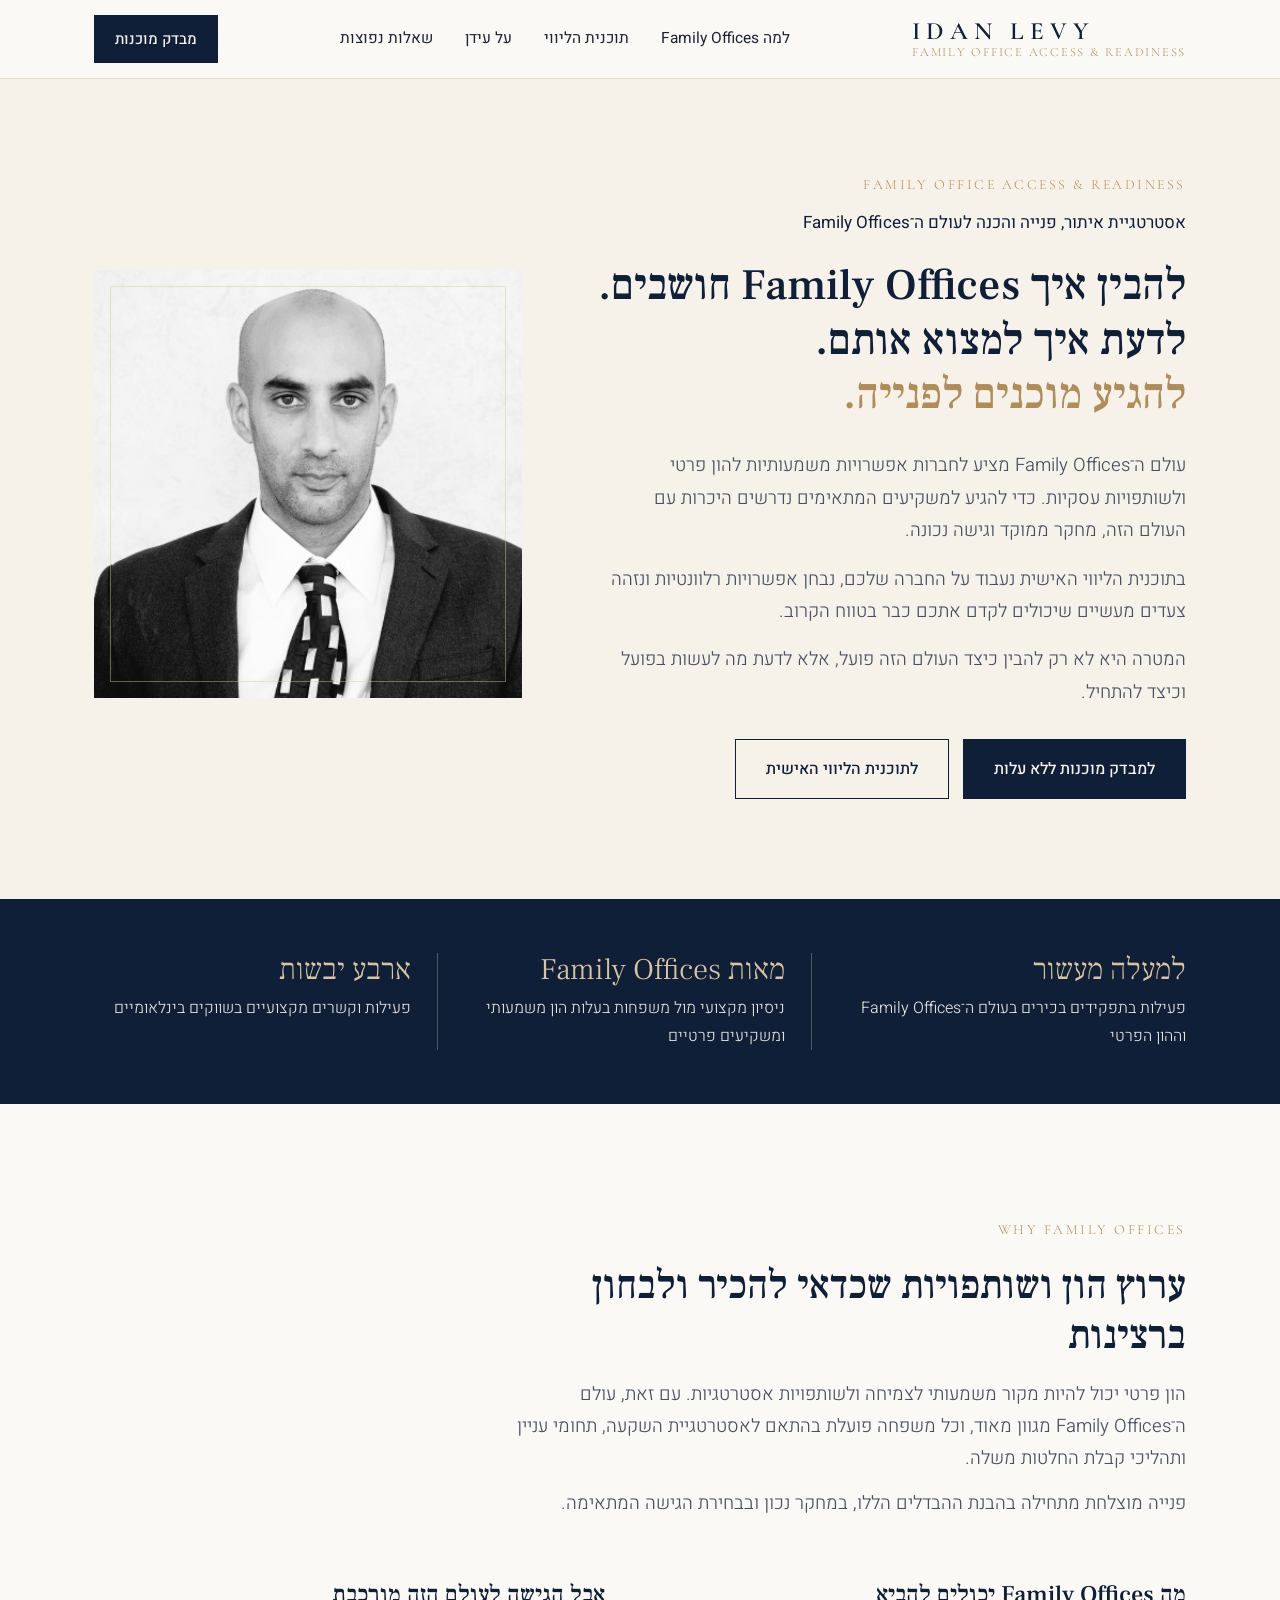
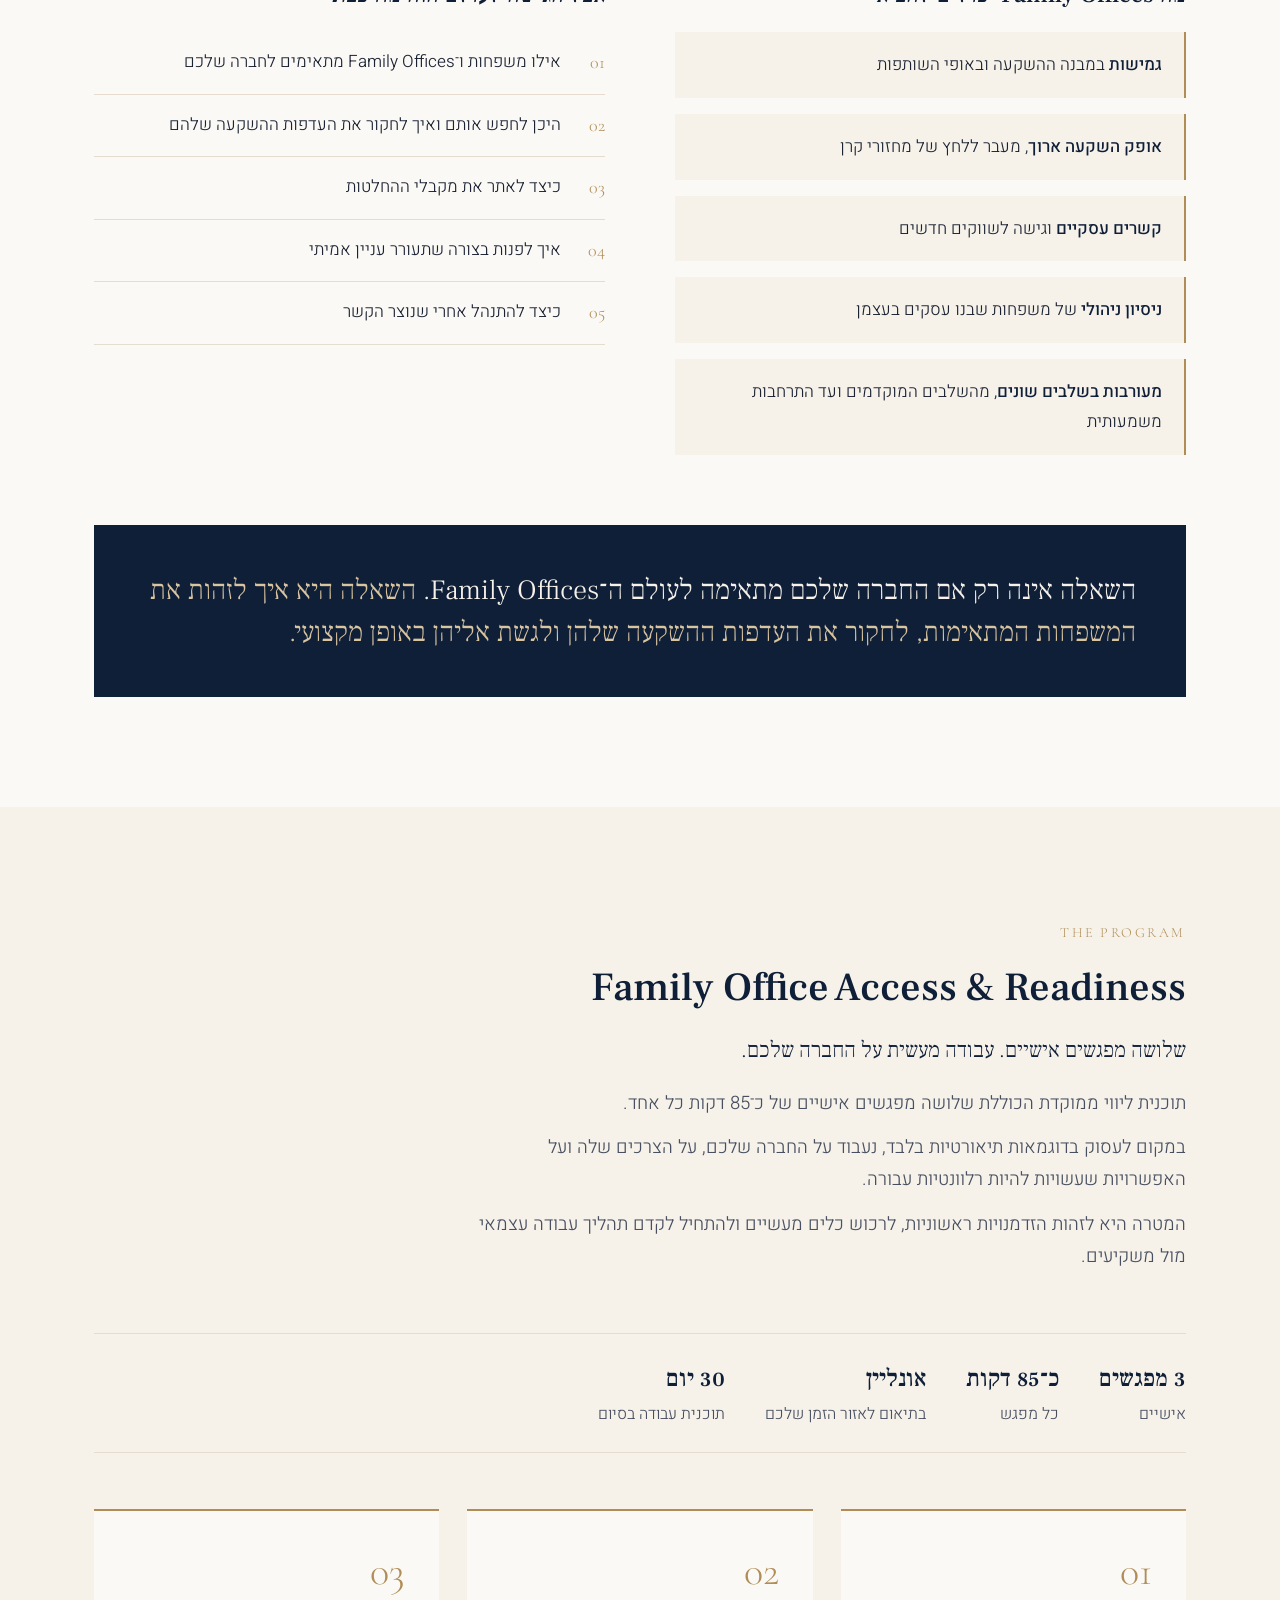
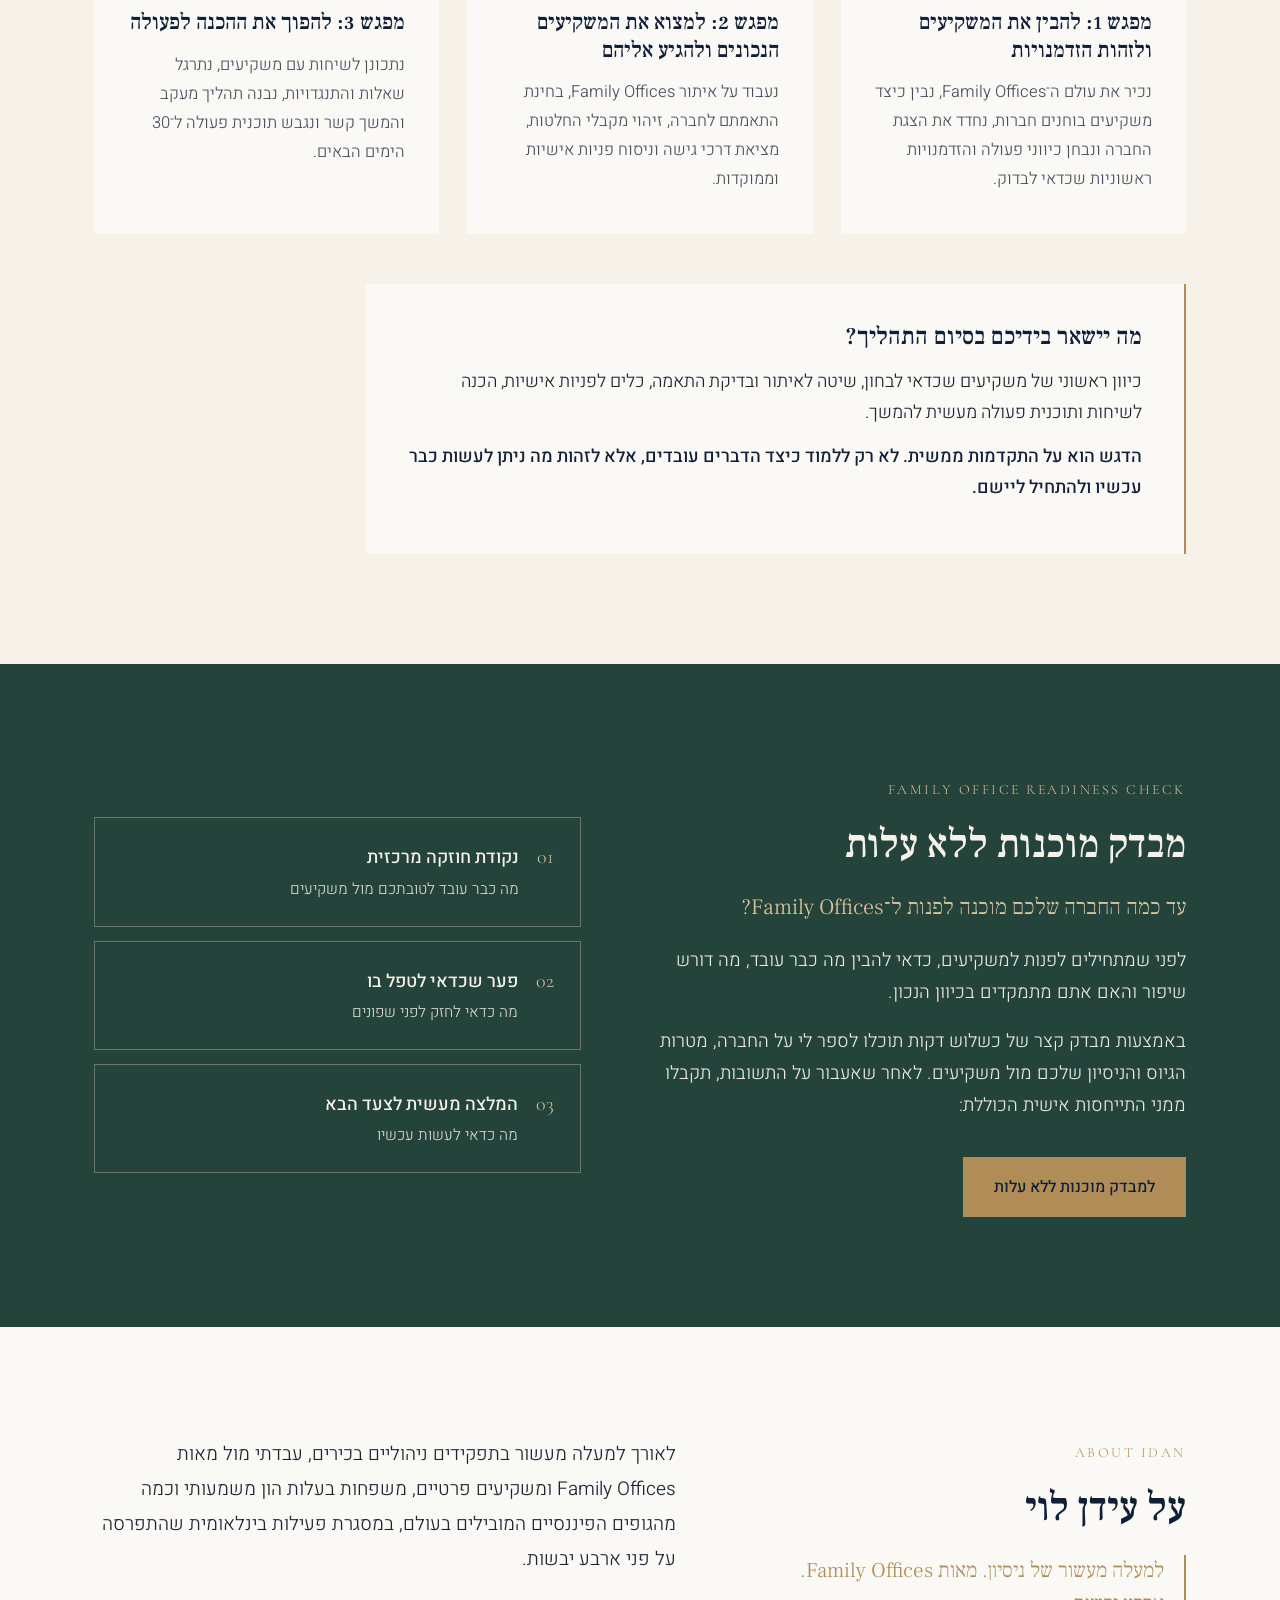
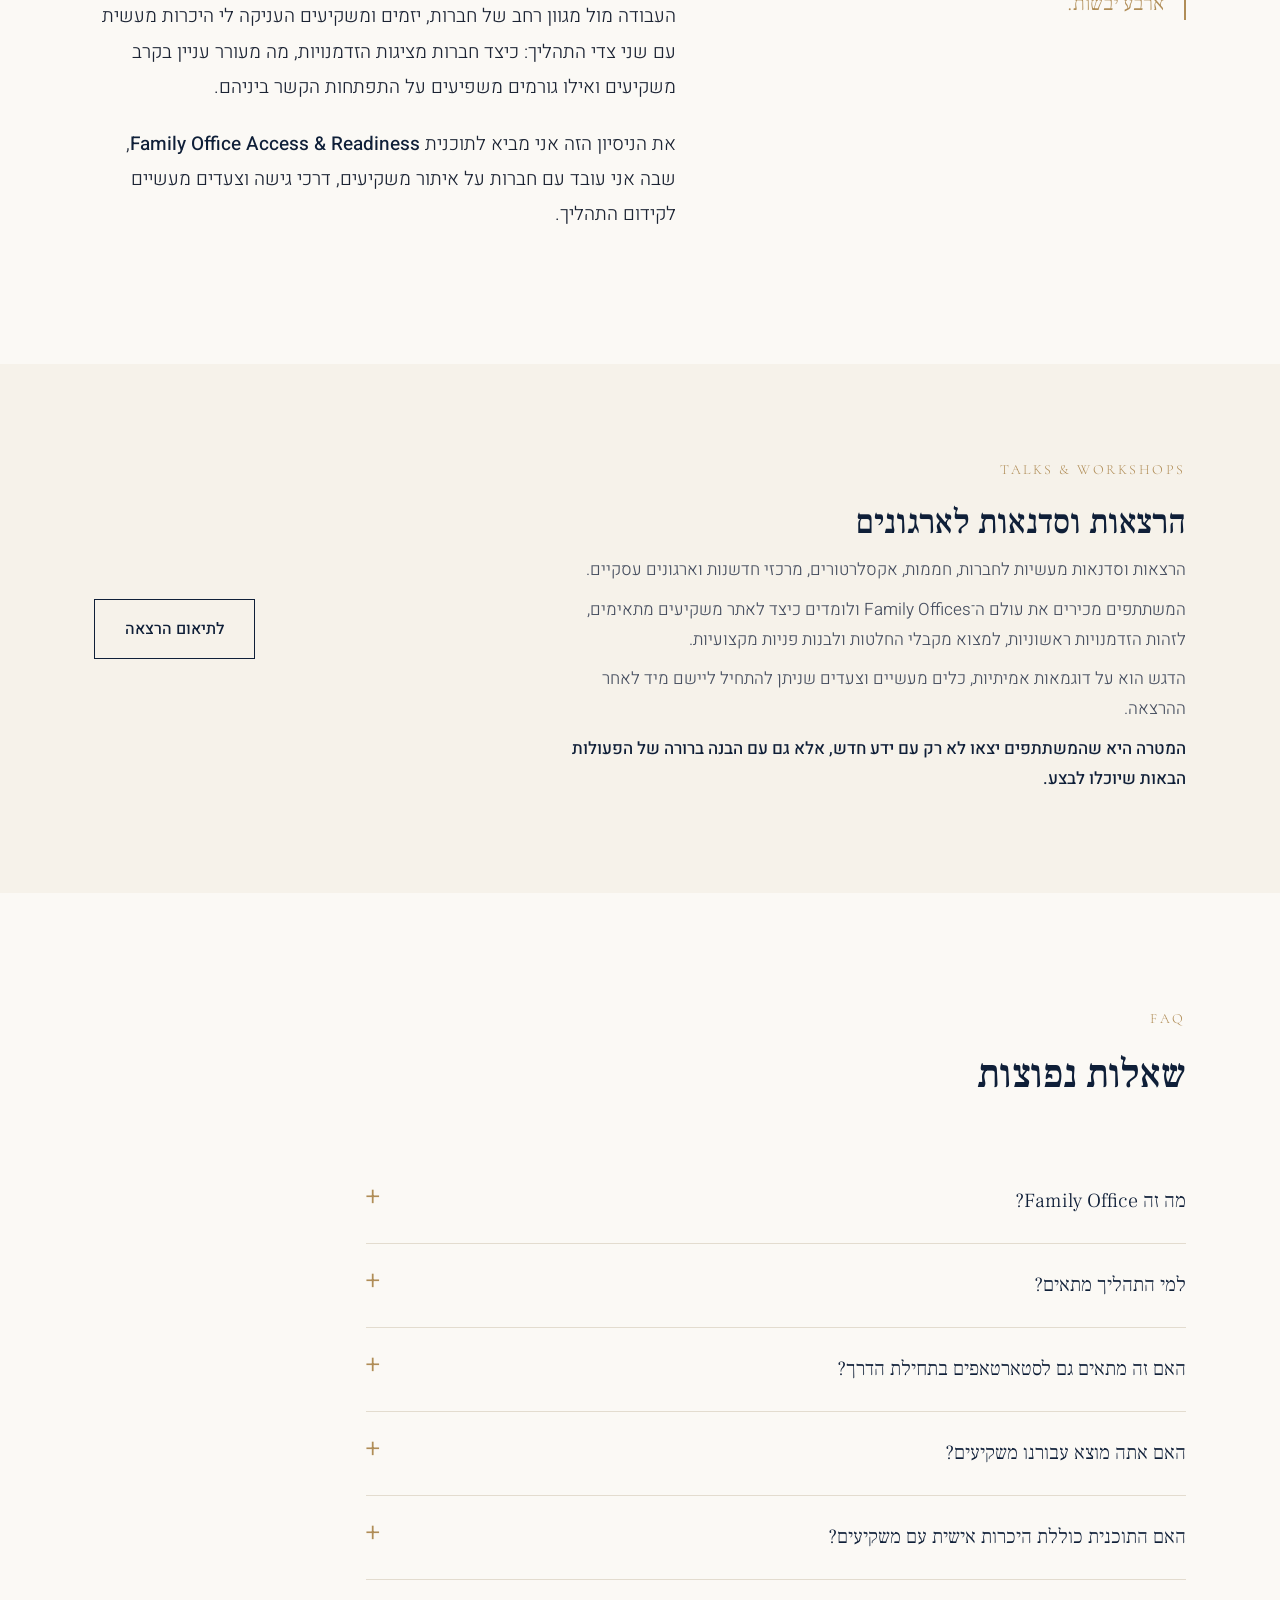
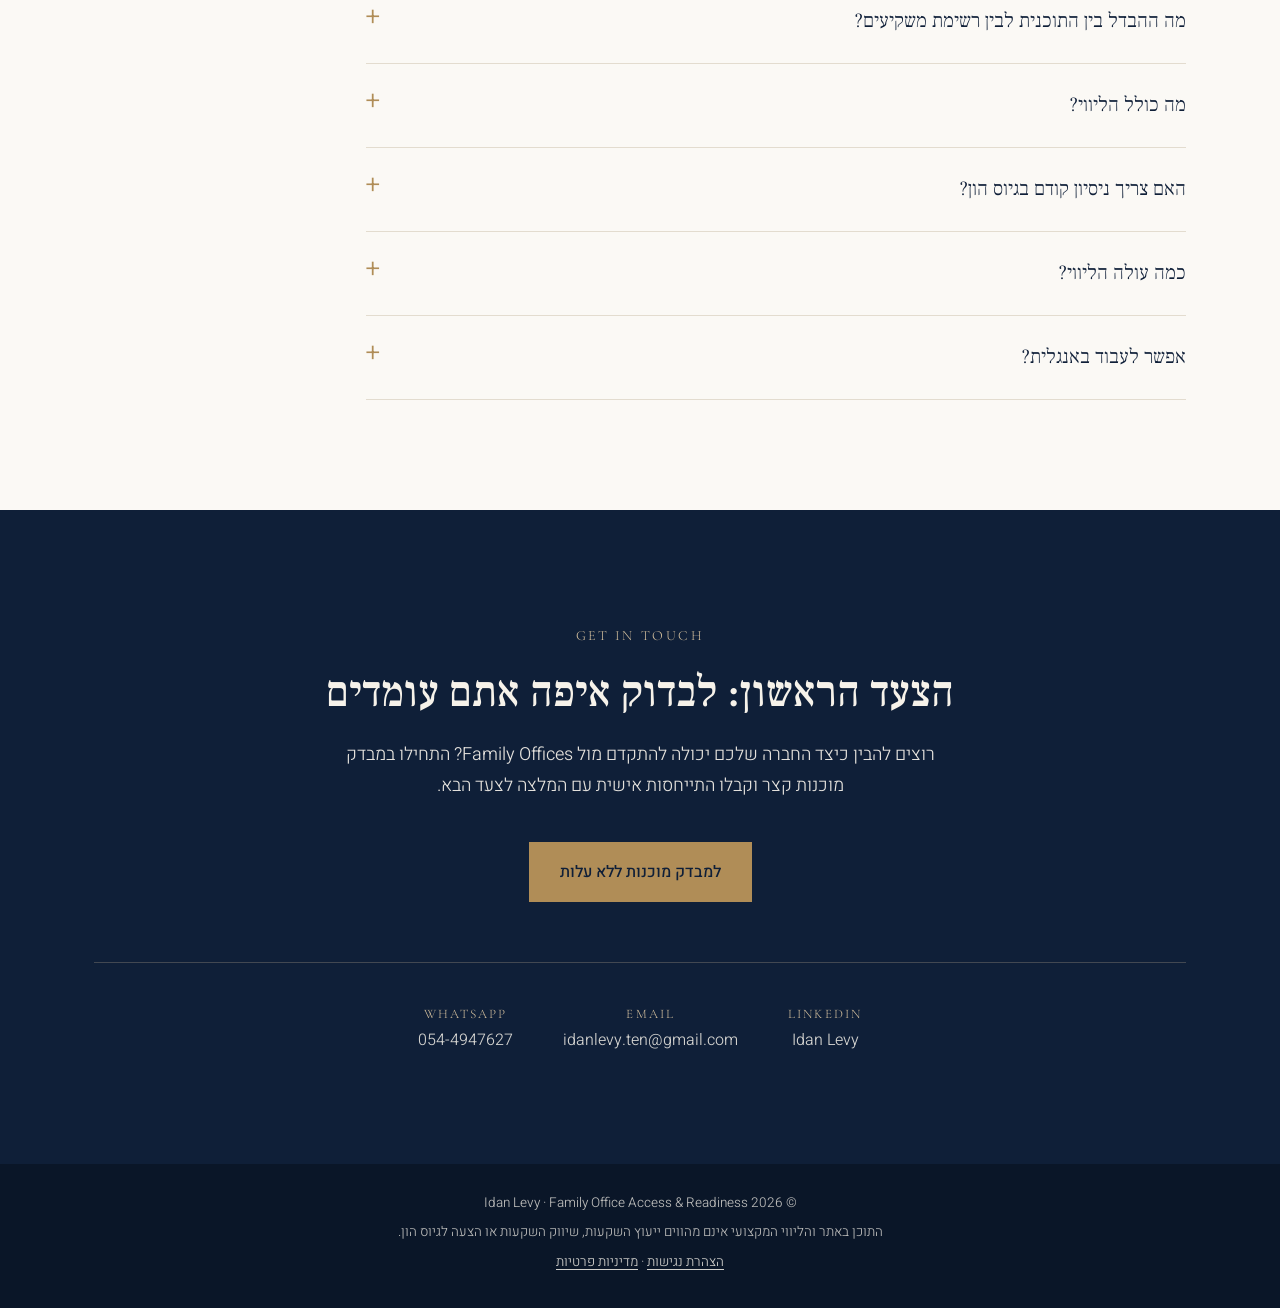
<file: index.html>
<!doctype html>
<html lang="he" dir="rtl">
<head>
<meta charset="utf-8">
<meta name="viewport" content="width=device-width, initial-scale=1">
<title>עידן לוי | Family Office Access &amp; Readiness</title>
<meta name="description" content="עידן לוי מלווה חברות ויזמים בגישה לעולם ה־Family&nbsp;Offices וההון הפרטי: הבנת המשקיעים, איתור מקבלי החלטות והכנה לשיחות. למעלה מעשור של ניסיון בינלאומי.">
<link rel="preconnect" href="https://fonts.googleapis.com">
<link rel="preconnect" href="https://fonts.gstatic.com" crossorigin>
<link href="https://fonts.googleapis.com/css2?family=Frank+Ruhl+Libre:wght@400;500;700&family=Heebo:wght@300;400;500;600&family=Cormorant+Garamond:wght@500;600&display=swap" rel="stylesheet">
<style>
  :root{
    --navy:#0f1f38;
    --navy-2:#172a49;
    --cream:#f6f2ea;
    --paper:#fbf9f5;
    --gold:#b08d57;
    --gold-soft:#d9c4a0;
    --green:#24433a;
    --ink:#1b2333;
    --muted:#474f60;
    --line:#e3dccf;
    --max:1140px;
  }
  *{box-sizing:border-box;margin:0;padding:0}
  html{scroll-behavior:smooth}
  body{font-family:"Heebo",sans-serif;font-weight:300;color:var(--ink);background:var(--paper);line-height:1.75;font-size:17px}
  a{color:inherit;text-decoration:none}
  .wrap{max-width:var(--max);margin:0 auto;padding:0 24px}
  h1,h2,h3{font-family:"Frank Ruhl Libre",serif;font-weight:500;line-height:1.25;color:var(--navy)}
  .latin{font-family:"Cormorant Garamond",serif;direction:ltr;unicode-bidi:isolate}
  .eyebrow{display:inline-block;font-family:"Cormorant Garamond",serif;letter-spacing:.18em;text-transform:uppercase;font-size:14px;color:var(--gold);direction:ltr;unicode-bidi:isolate;margin-bottom:18px}
  .btn{display:inline-block;padding:15px 30px;font-family:"Heebo",sans-serif;font-weight:500;font-size:16px;border:1px solid var(--navy);transition:.25s}
  .btn-primary{background:var(--navy);color:var(--cream)}
  .btn-primary:hover{background:var(--gold);border-color:var(--gold)}
  .btn-ghost{color:var(--navy)}
  .btn-ghost:hover{background:var(--navy);color:var(--cream)}
  .btn-gold{background:var(--gold);border-color:var(--gold);color:var(--navy)}
  .btn-gold:hover{background:var(--cream);border-color:var(--cream)}

  /* header */
  header{position:sticky;top:0;z-index:20;background:rgba(251,249,245,.94);backdrop-filter:blur(6px);border-bottom:1px solid var(--line)}
  .nav{display:flex;align-items:center;justify-content:space-between;height:78px;gap:20px}
  .logo{direction:ltr;text-align:left;line-height:1.1}
  .logo b{display:block;font-family:"Cormorant Garamond",serif;font-weight:600;font-size:25px;letter-spacing:.24em;color:var(--navy)}
  .logo span{display:block;font-family:"Cormorant Garamond",serif;font-size:12.5px;letter-spacing:.14em;color:var(--gold);text-transform:uppercase}
  .nav ul{display:flex;list-style:none;gap:32px;font-size:15.5px;font-weight:400}
  .nav ul a:hover{color:var(--gold)}
  .nav .btn{padding:10px 20px;font-size:15px}

  /* hero */
  .hero{padding:90px 0 100px;background:var(--cream)}
  .hero-grid{display:grid;grid-template-columns:1.25fr .9fr;gap:70px;align-items:center}
  .hero h1{font-size:clamp(30px,3.4vw,44px);font-weight:500;margin-bottom:28px}
  .hero h1 em{font-style:normal;color:var(--gold)}
  .hero p.lead{font-size:18.5px;color:var(--muted);max-width:580px;margin-bottom:16px}
  .hero .cta-row{margin-top:30px}
  .tagline{font-size:17px;font-weight:400;color:var(--navy);margin:-8px 0 22px}
  .cta-row{display:flex;gap:14px;flex-wrap:wrap}
  .portrait{position:relative;aspect-ratio:1/1;background:var(--navy);display:flex;align-items:center;justify-content:center;overflow:hidden}
  .portrait::after{content:"";position:absolute;inset:16px;border:1px solid rgba(217,196,160,.45);pointer-events:none}
  .portrait img{position:absolute;inset:0;width:100%;height:100%;object-fit:cover;object-position:center 25%;display:block}
  .portrait .initials{font-family:"Cormorant Garamond",serif;font-size:88px;letter-spacing:.12em;color:var(--gold-soft);direction:ltr}
  .portrait .note{position:absolute;bottom:34px;font-size:13px;color:rgba(246,242,234,.6)}

  /* stats */
  .stats{background:var(--navy);color:var(--cream);padding:54px 0}
  .stats-grid{display:grid;grid-template-columns:repeat(3,1fr);gap:30px}
  .stat{border-right:1px solid rgba(217,196,160,.35);padding-right:26px}
  .stat:first-child{border-right:0;padding-right:0}
  .stat .num{font-family:"Frank Ruhl Libre",serif;font-size:30px;color:var(--gold-soft);line-height:1.1;margin-bottom:8px}
  .stat p{font-size:16px;color:rgba(246,242,234,.92)}

  section{padding:110px 0}
  .sec-head{max-width:720px;margin-bottom:60px}
  .sec-head h2{font-size:clamp(28px,3.2vw,40px);margin-bottom:18px}
  .sec-head p{font-size:18.5px;color:var(--muted);margin-bottom:12px}
  .sec-head p.sub,.readiness p.sub{font-family:"Frank Ruhl Libre",serif;font-size:22px;color:var(--navy);margin-bottom:18px}
  .readiness p.sub{color:var(--gold-soft)}
  .talks p{margin-bottom:10px}
  .talks p strong{font-weight:500;color:var(--navy)}

  /* why */
  .why-grid{display:grid;grid-template-columns:1fr 1fr;gap:70px}
  .why h3{font-size:24px;margin-bottom:22px}
  .benefits{list-style:none;display:grid;gap:16px}
  .benefits li{padding:18px 22px;background:var(--cream);border-right:2px solid var(--gold)}
  .benefits li strong{font-weight:500;color:var(--navy)}
  .gaps{list-style:none;counter-reset:g}
  .gaps li{counter-increment:g;padding:15px 0;border-bottom:1px solid var(--line);display:flex;gap:18px}
  .gaps li::before{content:counter(g,decimal-leading-zero);font-family:"Cormorant Garamond",serif;color:var(--gold);font-size:18px;min-width:26px}
  .bridge{margin-top:70px;padding:44px 50px;background:var(--navy);color:var(--cream);font-family:"Frank Ruhl Libre",serif;font-size:clamp(21px,2.3vw,28px);line-height:1.5}
  .bridge span{color:var(--gold-soft)}

  /* program */
  .program{background:var(--cream)}
  .format{display:flex;gap:40px;flex-wrap:wrap;margin-bottom:56px;padding:24px 0;border-top:1px solid var(--line);border-bottom:1px solid var(--line)}
  .format div{font-size:16px;color:var(--muted)}
  .format b{display:block;font-family:"Frank Ruhl Libre",serif;font-weight:500;font-size:24px;color:var(--navy)}
  .pillars{display:grid;grid-template-columns:repeat(3,1fr);gap:28px}
  .pillar{background:var(--paper);padding:40px 34px;border-top:2px solid var(--gold)}
  .pillar .n{font-family:"Cormorant Garamond",serif;font-size:40px;color:var(--gold);line-height:1;margin-bottom:18px}
  .pillar h3{font-size:22px;margin-bottom:14px}
  .pillar p{font-size:16.5px;color:var(--muted)}
  .outcome{margin-top:50px;max-width:820px;padding:38px 42px;background:var(--paper);border-right:2px solid var(--gold)}
  .outcome h3{font-size:24px;margin-bottom:14px}
  .outcome p{font-size:18px;margin-bottom:12px}
  .outcome strong{font-weight:500;color:var(--navy)}


  /* readiness */
  .readiness{background:var(--green);color:var(--cream)}
  .readiness-grid{display:grid;grid-template-columns:1.1fr 1fr;gap:70px;align-items:center}
  .readiness h2{color:var(--cream);font-size:clamp(28px,3.2vw,40px);margin-bottom:18px}
  .readiness .eyebrow{color:var(--gold-soft)}
  .readiness p{color:rgba(246,242,234,.95);font-size:18.5px;margin-bottom:16px}
  .readiness .btn{margin-top:18px}
  .get{list-style:none;display:grid;gap:14px}
  .get li{padding:22px 26px;border:1px solid rgba(217,196,160,.4);display:flex;gap:18px;align-items:baseline}
  .get li span{font-family:"Cormorant Garamond",serif;color:var(--gold-soft);font-size:20px}
  .get li b{font-weight:500;display:block;font-size:18px}
  .get li small{font-size:15.5px;color:rgba(246,242,234,.85)}

  /* about */
  .about-grid{display:grid;grid-template-columns:.85fr 1.15fr;gap:80px;align-items:start}
  .about-side{position:sticky;top:110px}
  .about-side h2{font-size:clamp(28px,3.2vw,40px);margin-bottom:22px}
  .about-side .quote{font-family:"Frank Ruhl Libre",serif;font-size:21px;color:var(--gold);line-height:1.55;padding-right:20px;border-right:2px solid var(--gold)}
  .about-body p{margin-bottom:22px;font-size:19px;line-height:1.85}
  .about-body strong{font-weight:500;color:var(--navy)}
  .about-body .goal{font-family:"Frank Ruhl Libre",serif;font-size:22px;line-height:1.55;color:var(--navy);padding:26px 0 0;border-top:1px solid var(--line);margin-top:34px}
  .about-body h3{font-size:22px;margin:38px 0 14px}
  .clarify{margin-top:34px;padding:22px 26px;background:var(--cream);font-size:16px;color:var(--muted)}

  /* talks */
  .talks{background:var(--cream);padding:90px 0}
  .talks-row{display:flex;justify-content:space-between;align-items:center;gap:40px;flex-wrap:wrap}
  .talks h2{font-size:clamp(26px,2.8vw,34px);margin-bottom:12px}
  .talks p{color:var(--muted);max-width:640px}

  /* faq */
  .faq-list{max-width:820px}
  details{border-bottom:1px solid var(--line)}
  summary{list-style:none;cursor:pointer;padding:24px 0;font-family:"Frank Ruhl Libre",serif;font-size:20px;color:var(--navy);display:flex;justify-content:space-between;gap:20px}
  summary::-webkit-details-marker{display:none}
  summary::after{content:"+";font-family:"Heebo",sans-serif;font-weight:300;color:var(--gold);font-size:26px;line-height:1}
  details[open] summary::after{content:"−"}
  details p{padding:0 0 26px;color:var(--muted);max-width:720px}

  /* contact */
  .contact{background:var(--navy);color:var(--cream);text-align:center}
  .contact h2{color:var(--cream);font-size:clamp(28px,3.4vw,44px);margin-bottom:18px}
  .contact .eyebrow{color:var(--gold-soft)}
  .contact p.lead{color:rgba(246,242,234,.92);font-size:18px;max-width:620px;margin:0 auto 40px}
  .contact .cta-row{justify-content:center;margin-bottom:60px}
  .channels{display:flex;justify-content:center;gap:50px;flex-wrap:wrap;padding-top:40px;border-top:1px solid rgba(217,196,160,.25)}
  .channels a{display:block;font-size:16px;color:rgba(246,242,234,.85)}
  .channels a small{display:block;font-family:"Cormorant Garamond",serif;letter-spacing:.16em;text-transform:uppercase;color:var(--gold-soft);font-size:13px}
  .channels a:hover{color:var(--gold-soft)}
  footer{background:#0a1628;color:rgba(246,242,234,.75);font-size:13.5px;padding:28px 0;text-align:center}
  footer p{max-width:760px;margin:0 auto 6px}

  /* accessibility */
  .skip{position:absolute;top:-60px;right:16px;z-index:50;background:var(--navy);color:var(--cream);padding:12px 20px;font-weight:500}
  .skip:focus{top:12px}
  a:focus-visible,button:focus-visible,summary:focus-visible{outline:3px solid var(--gold);outline-offset:3px}
  .menu-cta{display:none}
  .menu-btn{display:none;background:none;border:1px solid var(--line);color:var(--navy);font:500 15px "Heebo",sans-serif;padding:9px 14px;cursor:pointer}
  footer .legal a{color:rgba(246,242,234,.85);text-decoration:underline;text-underline-offset:3px}
  footer .legal a:hover{color:var(--gold-soft)}
  @media (prefers-reduced-motion:reduce){html{scroll-behavior:auto}*{transition:none!important}}

  @media (max-width:900px){
    .nav{position:relative}
    .nav ul{display:none}
    .menu-btn{display:block;margin-inline-start:auto}
    .nav ul.open{display:flex;flex-direction:column;gap:0;position:absolute;top:100%;right:0;left:0;background:var(--paper);border-bottom:1px solid var(--line);box-shadow:0 12px 24px rgba(15,31,56,.08)}
    .nav ul.open a{display:block;padding:16px 24px;border-top:1px solid var(--line)}
    .hero{padding:50px 0 70px}
    .hero-grid,.why-grid,.readiness-grid,.about-grid{grid-template-columns:1fr;gap:44px}
    .portrait{max-width:300px;width:100%;margin:0 auto}
    .pillars{grid-template-columns:1fr}
    .stats-grid{grid-template-columns:1fr;gap:26px}
    .stat,.stat:first-child{border-right:0;padding-right:0;border-bottom:1px solid rgba(217,196,160,.25);padding-bottom:22px}
    .stat:last-child{border-bottom:0;padding-bottom:0}
    section{padding:76px 0}
    .about-side{position:static}
    .bridge{padding:32px 26px}
    .outcome{padding:28px 22px}
    .stat .num{font-size:26px}
  }
  @media (max-width:520px){
    .wrap{padding:0 16px}
    body{font-size:16px}
    .nav{height:68px}
    .logo b{font-size:20px;letter-spacing:.18em}
    .logo span{font-size:10.5px;letter-spacing:.08em}
    .nav > .btn{display:none}
    .nav ul.open .menu-cta{display:block}
    .nav ul.open .menu-cta a{background:var(--navy);color:var(--cream);font-weight:500}
    .cta-row .btn{width:100%;text-align:center}
    .channels{gap:26px;flex-direction:column}
  }
</style>
</head>
<body>

<a href="#top" class="skip">דילוג לתוכן הראשי</a>

<header>
  <nav class="wrap nav" aria-label="ניווט ראשי">
    <a href="#top" class="logo" aria-label="Idan Levy, לראש העמוד">
      <b>IDAN LEVY</b>
      <span>Family Office Access &amp; Readiness</span>
    </a>
    <button class="menu-btn" type="button" aria-expanded="false" aria-controls="nav-links" aria-label="תפריט">תפריט</button>
    <ul id="nav-links">
      <li><a href="#why">למה Family&nbsp;Offices</a></li>
      <li><a href="#program">תוכנית הליווי</a></li>
      <li><a href="#about">על עידן</a></li>
      <li><a href="#faq">שאלות נפוצות</a></li>
      <li class="menu-cta"><a href="#readiness">מבדק מוכנות ללא עלות</a></li>
    </ul>
    <a href="#readiness" class="btn btn-primary">מבדק מוכנות</a>
  </nav>
</header>

<main id="top">

  <!-- HERO -->
  <section class="hero">
    <div class="wrap hero-grid">
      <div>
        <span class="eyebrow">Family Office Access &amp; Readiness</span>
        <p class="tagline">אסטרטגיית איתור, פנייה והכנה לעולם ה־Family&nbsp;Offices</p>
        <h1>להבין איך Family&nbsp;Offices חושבים.<br>לדעת איך למצוא אותם.<br><em>להגיע מוכנים לפנייה.</em></h1>
        <p class="lead">עולם ה־Family&nbsp;Offices מציע לחברות אפשרויות משמעותיות להון פרטי ולשותפויות עסקיות. כדי להגיע למשקיעים המתאימים נדרשים היכרות עם העולם הזה, מחקר ממוקד וגישה נכונה.</p>
        <p class="lead">בתוכנית הליווי האישית נעבוד על החברה שלכם, נבחן אפשרויות רלוונטיות ונזהה צעדים מעשיים שיכולים לקדם אתכם כבר בטווח הקרוב.</p>
        <p class="lead">המטרה היא לא רק להבין כיצד העולם הזה פועל, אלא לדעת מה לעשות בפועל וכיצד להתחיל.</p>
        <div class="cta-row">
          <a href="#readiness" class="btn btn-primary">למבדק מוכנות ללא עלות</a>
          <a href="#program" class="btn btn-ghost">לתוכנית הליווי האישית</a>
        </div>
      </div>
      <div class="portrait">
        <span class="initials">I·L</span>
        <span class="note">כאן תיכנס תמונת הפורטרט</span>
        <!-- התמונה נטענת מ-idan.jpg באותה תיקייה; אם הקובץ חסר, נשארים ראשי התיבות -->
        <img src="idan.jpg" alt="עידן לוי" onerror="this.remove()">
      </div>
    </div>
  </section>

  <!-- STATS -->
  <div class="stats">
    <div class="wrap stats-grid">
      <div class="stat">
        <div class="num">למעלה מעשור</div>
        <p>פעילות בתפקידים בכירים בעולם ה־Family&nbsp;Offices וההון הפרטי</p>
      </div>
      <div class="stat">
        <div class="num">מאות Family&nbsp;Offices</div>
        <p>ניסיון מקצועי מול משפחות בעלות הון משמעותי ומשקיעים פרטיים</p>
      </div>
      <div class="stat">
        <div class="num">ארבע יבשות</div>
        <p>פעילות וקשרים מקצועיים בשווקים בינלאומיים</p>
      </div>
    </div>
  </div>

  <!-- WHY -->
  <section id="why" class="why">
    <div class="wrap">
      <div class="sec-head">
        <span class="eyebrow">Why Family&nbsp;Offices</span>
        <h2>ערוץ הון ושותפויות שכדאי להכיר ולבחון ברצינות</h2>
        <p>הון פרטי יכול להיות מקור משמעותי לצמיחה ולשותפויות אסטרטגיות. עם זאת, עולם ה־Family&nbsp;Offices מגוון מאוד, וכל משפחה פועלת בהתאם לאסטרטגיית השקעה, תחומי עניין ותהליכי קבלת החלטות משלה.</p>
        <p>פנייה מוצלחת מתחילה בהבנת ההבדלים הללו, במחקר נכון ובבחירת הגישה המתאימה.</p>
      </div>
      <div class="why-grid">
        <div>
          <h3>מה Family&nbsp;Offices יכולים להביא</h3>
          <ul class="benefits">
            <li><strong>גמישות</strong> במבנה ההשקעה ובאופי השותפות</li>
            <li><strong>אופק השקעה ארוך</strong>, מעבר ללחץ של מחזורי קרן</li>
            <li><strong>קשרים עסקיים</strong> וגישה לשווקים חדשים</li>
            <li><strong>ניסיון ניהולי</strong> של משפחות שבנו עסקים בעצמן</li>
            <li><strong>מעורבות בשלבים שונים</strong>, מהשלבים המוקדמים ועד התרחבות משמעותית</li>
          </ul>
        </div>
        <div>
          <h3>אבל הגישה לעולם הזה מורכבת</h3>
          <ul class="gaps">
            <li>אילו משפחות ו־Family&nbsp;Offices מתאימים לחברה שלכם</li>
            <li>היכן לחפש אותם ואיך לחקור את העדפות ההשקעה שלהם</li>
            <li>כיצד לאתר את מקבלי ההחלטות</li>
            <li>איך לפנות בצורה שתעורר עניין אמיתי</li>
            <li>כיצד להתנהל אחרי שנוצר הקשר</li>
          </ul>
        </div>
      </div>
      <div class="bridge">השאלה אינה רק אם החברה שלכם מתאימה לעולם ה־Family&nbsp;Offices. <span>השאלה היא איך לזהות את המשפחות המתאימות, לחקור את העדפות ההשקעה שלהן ולגשת אליהן באופן מקצועי.</span></div>
    </div>
  </section>

  <!-- PROGRAM -->
  <section id="program" class="program">
    <div class="wrap">
      <div class="sec-head">
        <span class="eyebrow">The Program</span>
        <h2>Family Office Access &amp; Readiness</h2>
        <p class="sub">שלושה מפגשים אישיים. עבודה מעשית על החברה שלכם.</p>
        <p>תוכנית ליווי ממוקדת הכוללת שלושה מפגשים אישיים של כ־85 דקות כל אחד.</p>
        <p>במקום לעסוק בדוגמאות תיאורטיות בלבד, נעבוד על החברה שלכם, על הצרכים שלה ועל האפשרויות שעשויות להיות רלוונטיות עבורה.</p>
        <p>המטרה היא לזהות הזדמנויות ראשוניות, לרכוש כלים מעשיים ולהתחיל לקדם תהליך עבודה עצמאי מול משקיעים.</p>
      </div>
      <div class="format">
        <div><b>3 מפגשים</b>אישיים</div>
        <div><b>כ־85 דקות</b>כל מפגש</div>
        <div><b>אונליין</b>בתיאום לאזור הזמן שלכם</div>
        <div><b>30 יום</b>תוכנית עבודה בסיום</div>
      </div>
      <div class="pillars">
        <div class="pillar">
          <div class="n">01</div>
          <h3>מפגש 1: להבין את המשקיעים ולזהות הזדמנויות</h3>
          <p>נכיר את עולם ה־Family&nbsp;Offices, נבין כיצד משקיעים בוחנים חברות, נחדד את הצגת החברה ונבחן כיווני פעולה והזדמנויות ראשוניות שכדאי לבדוק.</p>
        </div>
        <div class="pillar">
          <div class="n">02</div>
          <h3>מפגש 2: למצוא את המשקיעים הנכונים ולהגיע אליהם</h3>
          <p>נעבוד על איתור Family&nbsp;Offices, בחינת התאמתם לחברה, זיהוי מקבלי החלטות, מציאת דרכי גישה וניסוח פניות אישיות וממוקדות.</p>
        </div>
        <div class="pillar">
          <div class="n">03</div>
          <h3>מפגש 3: להפוך את ההכנה לפעולה</h3>
          <p>נתכונן לשיחות עם משקיעים, נתרגל שאלות והתנגדויות, נבנה תהליך מעקב והמשך קשר ונגבש תוכנית פעולה ל־30 הימים הבאים.</p>
        </div>
      </div>
      <div class="outcome">
        <h3>מה יישאר בידיכם בסיום התהליך?</h3>
        <p>כיוון ראשוני של משקיעים שכדאי לבחון, שיטה לאיתור ובדיקת התאמה, כלים לפניות אישיות, הכנה לשיחות ותוכנית פעולה מעשית להמשך.</p>
        <p><strong>הדגש הוא על התקדמות ממשית. לא רק ללמוד כיצד הדברים עובדים, אלא לזהות מה ניתן לעשות כבר עכשיו ולהתחיל ליישם.</strong></p>
      </div>
    </div>
  </section>

  <!-- READINESS CHECK -->
  <section id="readiness" class="readiness">
    <div class="wrap readiness-grid">
      <div>
        <span class="eyebrow">Family Office Readiness Check</span>
        <h2>מבדק מוכנות ללא עלות</h2>
        <p class="sub">עד כמה החברה שלכם מוכנה לפנות ל־Family&nbsp;Offices?</p>
        <p>לפני שמתחילים לפנות למשקיעים, כדאי להבין מה כבר עובד, מה דורש שיפור והאם אתם מתמקדים בכיוון הנכון.</p>
        <p>באמצעות מבדק קצר של כשלוש דקות תוכלו לספר לי על החברה, מטרות הגיוס והניסיון שלכם מול משקיעים. לאחר שאעבור על התשובות, תקבלו ממני התייחסות אישית הכוללת:</p>
        <!-- זמני: עד שיגיע הקישור לטופס המוכנות, הכפתור פותח מייל לעידן. להחליף ב-href של הטופס -->
        <a href="mailto:idanlevy.ten@gmail.com?subject=Family%20Office%20Readiness%20Check" class="btn btn-gold" id="readiness-link">למבדק מוכנות ללא עלות</a>
      </div>
      <ul class="get">
        <li><span>01</span><div><b>נקודת חוזקה מרכזית</b><small>מה כבר עובד לטובתכם מול משקיעים</small></div></li>
        <li><span>02</span><div><b>פער שכדאי לטפל בו</b><small>מה כדאי לחזק לפני שפונים</small></div></li>
        <li><span>03</span><div><b>המלצה מעשית לצעד הבא</b><small>מה כדאי לעשות עכשיו</small></div></li>
      </ul>
    </div>
  </section>

  <!-- ABOUT -->
  <section id="about">
    <div class="wrap about-grid">
      <div class="about-side">
        <span class="eyebrow">About Idan</span>
        <h2>על עידן לוי</h2>
        <p class="quote">למעלה מעשור של ניסיון. מאות Family&nbsp;Offices. ארבע יבשות.</p>
      </div>
      <div class="about-body">
        <p>לאורך למעלה מעשור בתפקידים ניהוליים בכירים, עבדתי מול מאות Family&nbsp;Offices ומשקיעים פרטיים, משפחות בעלות הון משמעותי וכמה מהגופים הפיננסיים המובילים בעולם, במסגרת פעילות בינלאומית שהתפרסה על פני ארבע יבשות.</p>
        <p>העבודה מול מגוון רחב של חברות, יזמים ומשקיעים העניקה לי היכרות מעשית עם שני צדי התהליך: כיצד חברות מציגות הזדמנויות, מה מעורר עניין בקרב משקיעים ואילו גורמים משפיעים על התפתחות הקשר ביניהם.</p>
        <p>את הניסיון הזה אני מביא לתוכנית <strong>Family Office Access &amp; Readiness</strong>, שבה אני עובד עם חברות על איתור משקיעים, דרכי גישה וצעדים מעשיים לקידום התהליך.</p>
      </div>
    </div>
  </section>

  <!-- TALKS -->
  <div class="talks">
    <div class="wrap talks-row">
      <div>
        <span class="eyebrow">Talks &amp; Workshops</span>
        <h2>הרצאות וסדנאות לארגונים</h2>
        <p>הרצאות וסדנאות מעשיות לחברות, חממות, אקסלרטורים, מרכזי חדשנות וארגונים עסקיים.</p>
        <p>המשתתפים מכירים את עולם ה־Family&nbsp;Offices ולומדים כיצד לאתר משקיעים מתאימים, לזהות הזדמנויות ראשוניות, למצוא מקבלי החלטות ולבנות פניות מקצועיות.</p>
        <p>הדגש הוא על דוגמאות אמיתיות, כלים מעשיים וצעדים שניתן להתחיל ליישם מיד לאחר ההרצאה.</p>
        <p><strong>המטרה היא שהמשתתפים יצאו לא רק עם ידע חדש, אלא גם עם הבנה ברורה של הפעולות הבאות שיוכלו לבצע.</strong></p>
      </div>
      <a href="mailto:idanlevy.ten@gmail.com?subject=%D7%94%D7%A8%D7%A6%D7%90%D7%94%20%2F%20%D7%A1%D7%93%D7%A0%D7%94" class="btn btn-ghost">לתיאום הרצאה</a>
    </div>
  </div>

  <!-- FAQ -->
  <section id="faq">
    <div class="wrap">
      <div class="sec-head">
        <span class="eyebrow">FAQ</span>
        <h2>שאלות נפוצות</h2>
      </div>
      <div class="faq-list">
        <details>
          <summary>מה זה Family Office?</summary>
          <p>גוף שמנהל את ההון וההשקעות של משפחה בעלת הון משמעותי. חלק מהגופים האלה משקיעים ישירות בחברות פרטיות, לצד תחומי השקעה נוספים.</p>
        </details>
        <details>
          <summary>למי התהליך מתאים?</summary>
          <p>לחברות ויזמים שרוצים לבחון גישה למקורות הון פרטיים וללמוד לעבוד מולם בצורה מקצועית: מייסדים, מנכ"לים, מנהלי פיתוח עסקי ומנהלי כספים, בסטארטאפים, בחברות טכנולוגיה, בחברות תעשייתיות ובחברות צומחות מתחומים נוספים.</p>
        </details>
        <details>
          <summary>האם זה מתאים גם לסטארטאפים בתחילת הדרך?</summary>
          <p>כן. אנחנו בוחנים את השלב שבו החברה נמצאת, את אופי הפעילות ואת סוג המשקיעים שעשויים להתאים לה.</p>
        </details>
        <details>
          <summary>האם אתה מוצא עבורנו משקיעים?</summary>
          <p>התוכנית מעניקה לחברה את השיטה והכלים לאתר משקיעים ולפנות אליהם בעצמה. זו תוכנית ליווי מעשית, ולא שירות חיצוני של ניהול גיוס הון.</p>
        </details>
        <details>
          <summary>האם התוכנית כוללת היכרות אישית עם משקיעים?</summary>
          <p>לא. התוכנית נועדה להעניק לכם את הידע, הכלים והאסטרטגיה הדרושים לאיתור משקיעים רלוונטיים ולפנייה עצמאית ומקצועית אליהם. היא אינה כוללת התחייבות להיכרויות, לפגישות או להשקעה.</p>
        </details>
        <details>
          <summary>מה ההבדל בין התוכנית לבין רשימת משקיעים?</summary>
          <p>רשימת שמות לבדה אינה מספיקה. התוכנית מלמדת כיצד לזהות את המשקיעים הרלוונטיים, להבין את תחומי העניין שלהם, לאתר את אנשי הקשר המתאימים ולבנות פנייה שמתייחסת לצרכים ולשיקולים של כל משקיע.</p>
        </details>
        <details>
          <summary>מה כולל הליווי?</summary>
          <p>שלושה מפגשי אונליין אישיים של כ־85 דקות, שבמהלכם עובדים על מיצוב החברה, איתור משקיעים, פניות מותאמות והכנה לשיחות, ובסיומם תוכנית עבודה ל־30 יום.</p>
        </details>
        <details>
          <summary>האם צריך ניסיון קודם בגיוס הון?</summary>
          <p>לא. התהליך מותאם לרקע ולשלב של החברה.</p>
        </details>
        <details>
          <summary>כמה עולה הליווי?</summary>
          <p>המחיר נקבע בהתאם לשלב החברה, לצרכים ולמורכבות העבודה. הפרטים נמסרים לאחר בחינת התאמה ראשונית.</p>
        </details>
        <details>
          <summary>אפשר לעבוד באנגלית?</summary>
          <p>כן. הליווי מתאים גם לחברות ולצוותים בינלאומיים, והמפגשים יכולים להתקיים באנגלית.</p>
        </details>
      </div>
    </div>
  </section>

  <!-- CONTACT -->
  <section id="contact" class="contact">
    <div class="wrap">
      <span class="eyebrow">Get in Touch</span>
      <h2>הצעד הראשון: לבדוק איפה אתם עומדים</h2>
      <p class="lead">רוצים להבין כיצד החברה שלכם יכולה להתקדם מול Family&nbsp;Offices? התחילו במבדק מוכנות קצר וקבלו התייחסות אישית עם המלצה לצעד הבא.</p>
      <div class="cta-row">
        <a href="#readiness" class="btn btn-gold">למבדק מוכנות ללא עלות</a>
      </div>
      <div class="channels">
        <a href="https://www.linkedin.com/in/idan-levy-80a87395/" target="_blank" rel="noopener"><small>LinkedIn</small>Idan Levy</a>
        <a href="mailto:idanlevy.ten@gmail.com"><small>Email</small><span class="latin" style="font-family:Heebo">idanlevy.ten@gmail.com</span></a>
        <a href="https://wa.me/972544947627" target="_blank" rel="noopener"><small>WhatsApp</small>054-4947627</a>
      </div>
    </div>
  </section>

</main>

<footer>
  <div class="wrap">
    <p>© 2026 Idan Levy · Family Office Access &amp; Readiness</p>
    <p>התוכן באתר והליווי המקצועי אינם מהווים ייעוץ השקעות, שיווק השקעות או הצעה לגיוס הון.</p>
    <p class="legal"><a href="accessibility.html">הצהרת נגישות</a> · <a href="privacy.html">מדיניות פרטיות</a></p>
  </div>
</footer>

<script>
  // תפריט נייד
  const menuBtn = document.querySelector('.menu-btn');
  const navLinks = document.getElementById('nav-links');
  menuBtn.addEventListener('click', () => {
    const open = navLinks.classList.toggle('open');
    menuBtn.setAttribute('aria-expanded', open);
  });
  navLinks.addEventListener('click', e => {
    if (e.target.closest('a')) { navLinks.classList.remove('open'); menuBtn.setAttribute('aria-expanded', false); }
  });
</script>

</body>
</html>
</file>
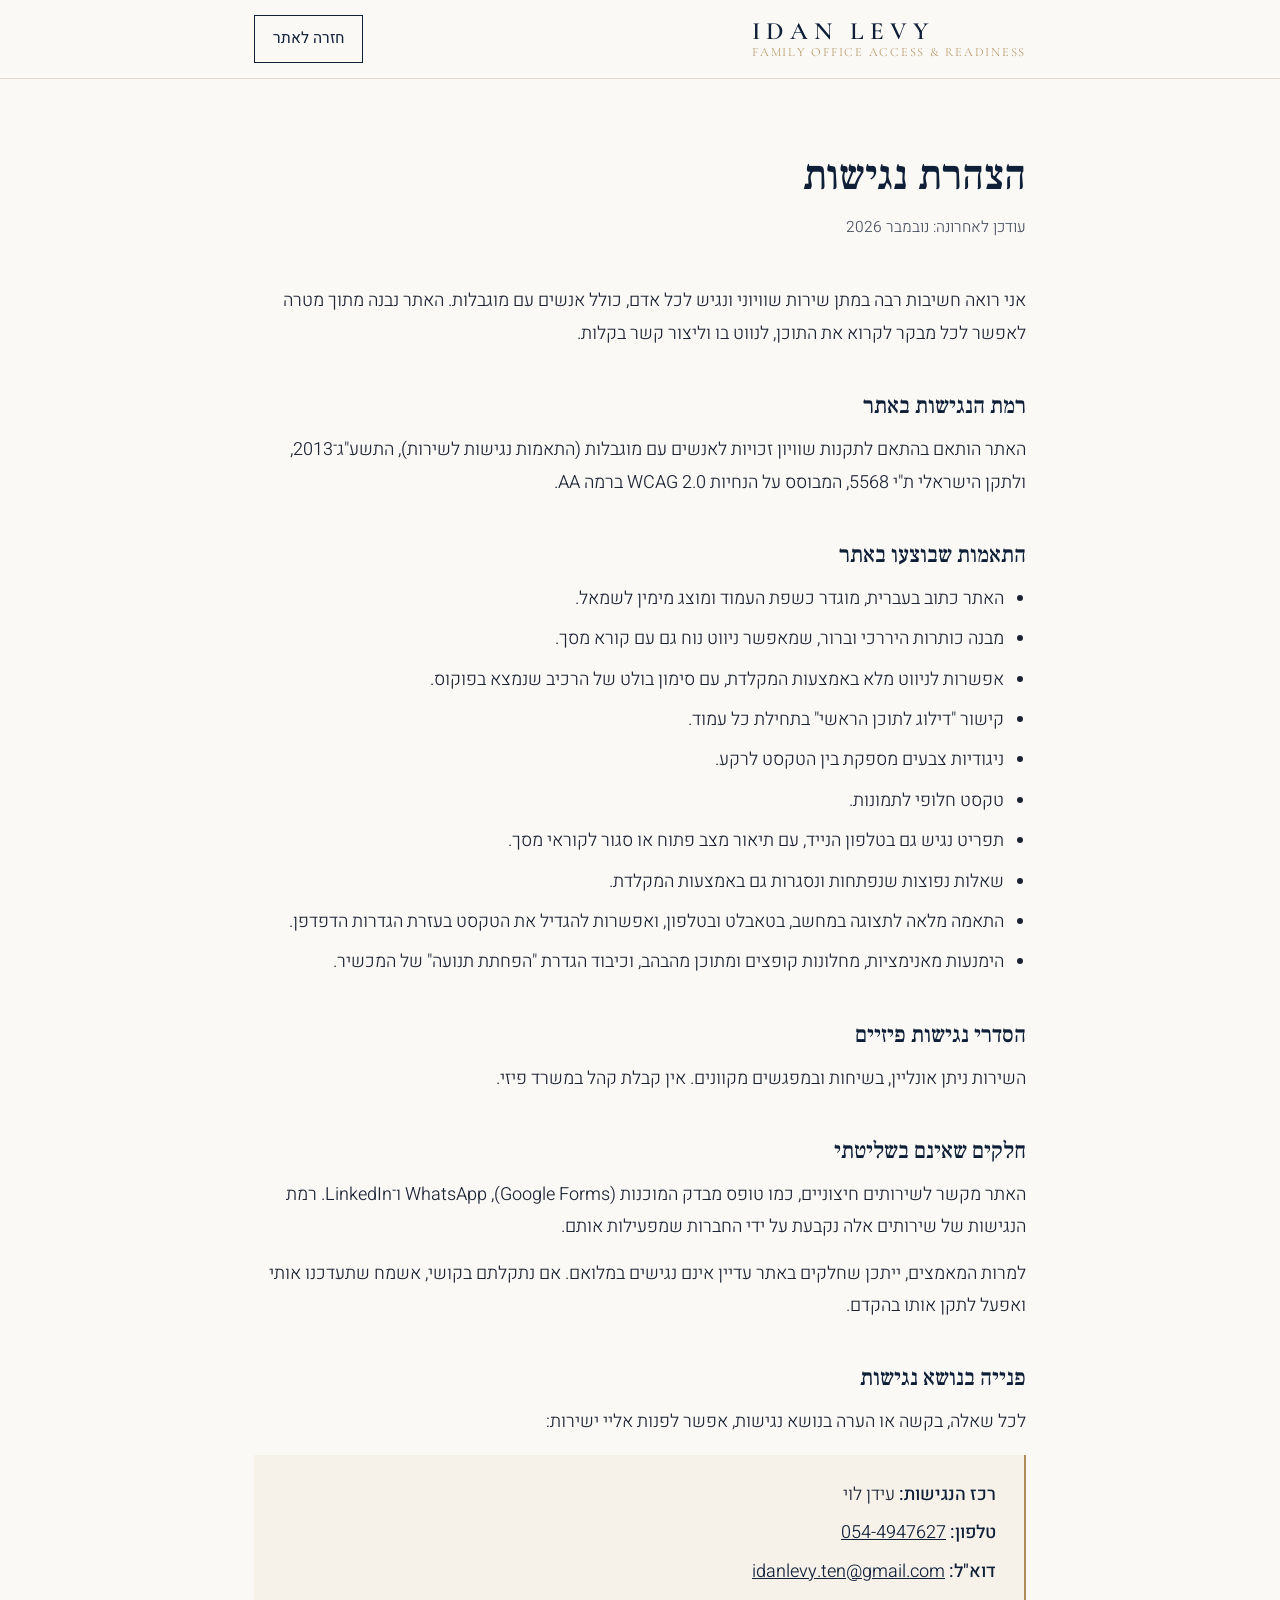
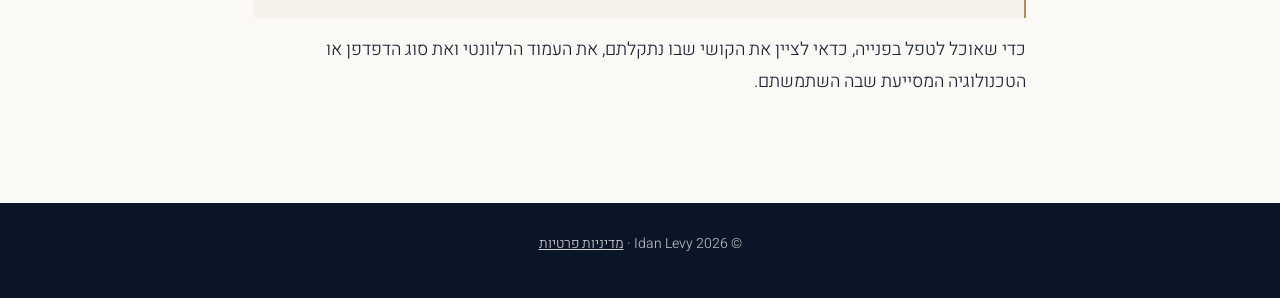
<file: accessibility.html>
<!doctype html>
<html lang="he" dir="rtl">
<head>
<meta charset="utf-8">
<meta name="viewport" content="width=device-width, initial-scale=1">
<title>הצהרת נגישות | עידן לוי</title>
<meta name="description" content="הצהרת הנגישות של אתר עידן לוי, Family Office Access & Readiness.">
<link rel="preconnect" href="https://fonts.googleapis.com">
<link rel="preconnect" href="https://fonts.gstatic.com" crossorigin>
<link href="https://fonts.googleapis.com/css2?family=Frank+Ruhl+Libre:wght@500&family=Heebo:wght@300;400;500&family=Cormorant+Garamond:wght@500;600&display=swap" rel="stylesheet">
<link rel="stylesheet" href="legal.css">
</head>
<body>

<a href="#content" class="skip">דילוג לתוכן הראשי</a>

<header>
  <div class="wrap nav">
    <a href="index.html" class="logo" aria-label="Idan Levy, לעמוד הבית">
      <b>IDAN LEVY</b>
      <span>Family Office Access &amp; Readiness</span>
    </a>
    <a href="index.html" class="back">חזרה לאתר</a>
  </div>
</header>

<main id="content">
  <div class="wrap">
    <h1>הצהרת נגישות</h1>
    <p class="updated">עודכן לאחרונה: נובמבר 2026</p>

    <p>אני רואה חשיבות רבה במתן שירות שוויוני ונגיש לכל אדם, כולל אנשים עם מוגבלות. האתר נבנה מתוך מטרה לאפשר לכל מבקר לקרוא את התוכן, לנווט בו וליצור קשר בקלות.</p>

    <h2>רמת הנגישות באתר</h2>
    <p>האתר הותאם בהתאם לתקנות שוויון זכויות לאנשים עם מוגבלות (התאמות נגישות לשירות), התשע"ג־2013, ולתקן הישראלי ת"י 5568, המבוסס על הנחיות WCAG 2.0 ברמה AA.</p>

    <h2>התאמות שבוצעו באתר</h2>
    <ul>
      <li>האתר כתוב בעברית, מוגדר כשפת העמוד ומוצג מימין לשמאל.</li>
      <li>מבנה כותרות היררכי וברור, שמאפשר ניווט נוח גם עם קורא מסך.</li>
      <li>אפשרות לניווט מלא באמצעות המקלדת, עם סימון בולט של הרכיב שנמצא בפוקוס.</li>
      <li>קישור "דילוג לתוכן הראשי" בתחילת כל עמוד.</li>
      <li>ניגודיות צבעים מספקת בין הטקסט לרקע.</li>
      <li>טקסט חלופי לתמונות.</li>
      <li>תפריט נגיש גם בטלפון הנייד, עם תיאור מצב פתוח או סגור לקוראי מסך.</li>
      <li>שאלות נפוצות שנפתחות ונסגרות גם באמצעות המקלדת.</li>
      <li>התאמה מלאה לתצוגה במחשב, בטאבלט ובטלפון, ואפשרות להגדיל את הטקסט בעזרת הגדרות הדפדפן.</li>
      <li>הימנעות מאנימציות, מחלונות קופצים ומתוכן מהבהב, וכיבוד הגדרת "הפחתת תנועה" של המכשיר.</li>
    </ul>

    <h2>הסדרי נגישות פיזיים</h2>
    <p>השירות ניתן אונליין, בשיחות ובמפגשים מקוונים. אין קבלת קהל במשרד פיזי.</p>

    <h2>חלקים שאינם בשליטתי</h2>
    <p>האתר מקשר לשירותים חיצוניים, כמו טופס מבדק המוכנות (Google Forms), WhatsApp ו־LinkedIn. רמת הנגישות של שירותים אלה נקבעת על ידי החברות שמפעילות אותם.</p>
    <p>למרות המאמצים, ייתכן שחלקים באתר עדיין אינם נגישים במלואם. אם נתקלתם בקושי, אשמח שתעדכנו אותי ואפעל לתקן אותו בהקדם.</p>

    <h2>פנייה בנושא נגישות</h2>
    <p>לכל שאלה, בקשה או הערה בנושא נגישות, אפשר לפנות אליי ישירות:</p>
    <div class="contact-box">
      <p><strong>רכז הנגישות:</strong> עידן לוי</p>
      <p><strong>טלפון:</strong> <a href="tel:+972544947627">054-4947627</a></p>
      <p><strong>דוא"ל:</strong> <a href="mailto:idanlevy.ten@gmail.com">idanlevy.ten@gmail.com</a></p>
    </div>
    <p style="margin-top:16px">כדי שאוכל לטפל בפנייה, כדאי לציין את הקושי שבו נתקלתם, את העמוד הרלוונטי ואת סוג הדפדפן או הטכנולוגיה המסייעת שבה השתמשתם.</p>
  </div>
</main>

<footer>
  <div class="wrap">
    <p>© 2026 Idan Levy · <a href="privacy.html">מדיניות פרטיות</a></p>
  </div>
</footer>

</body>
</html>
</file>
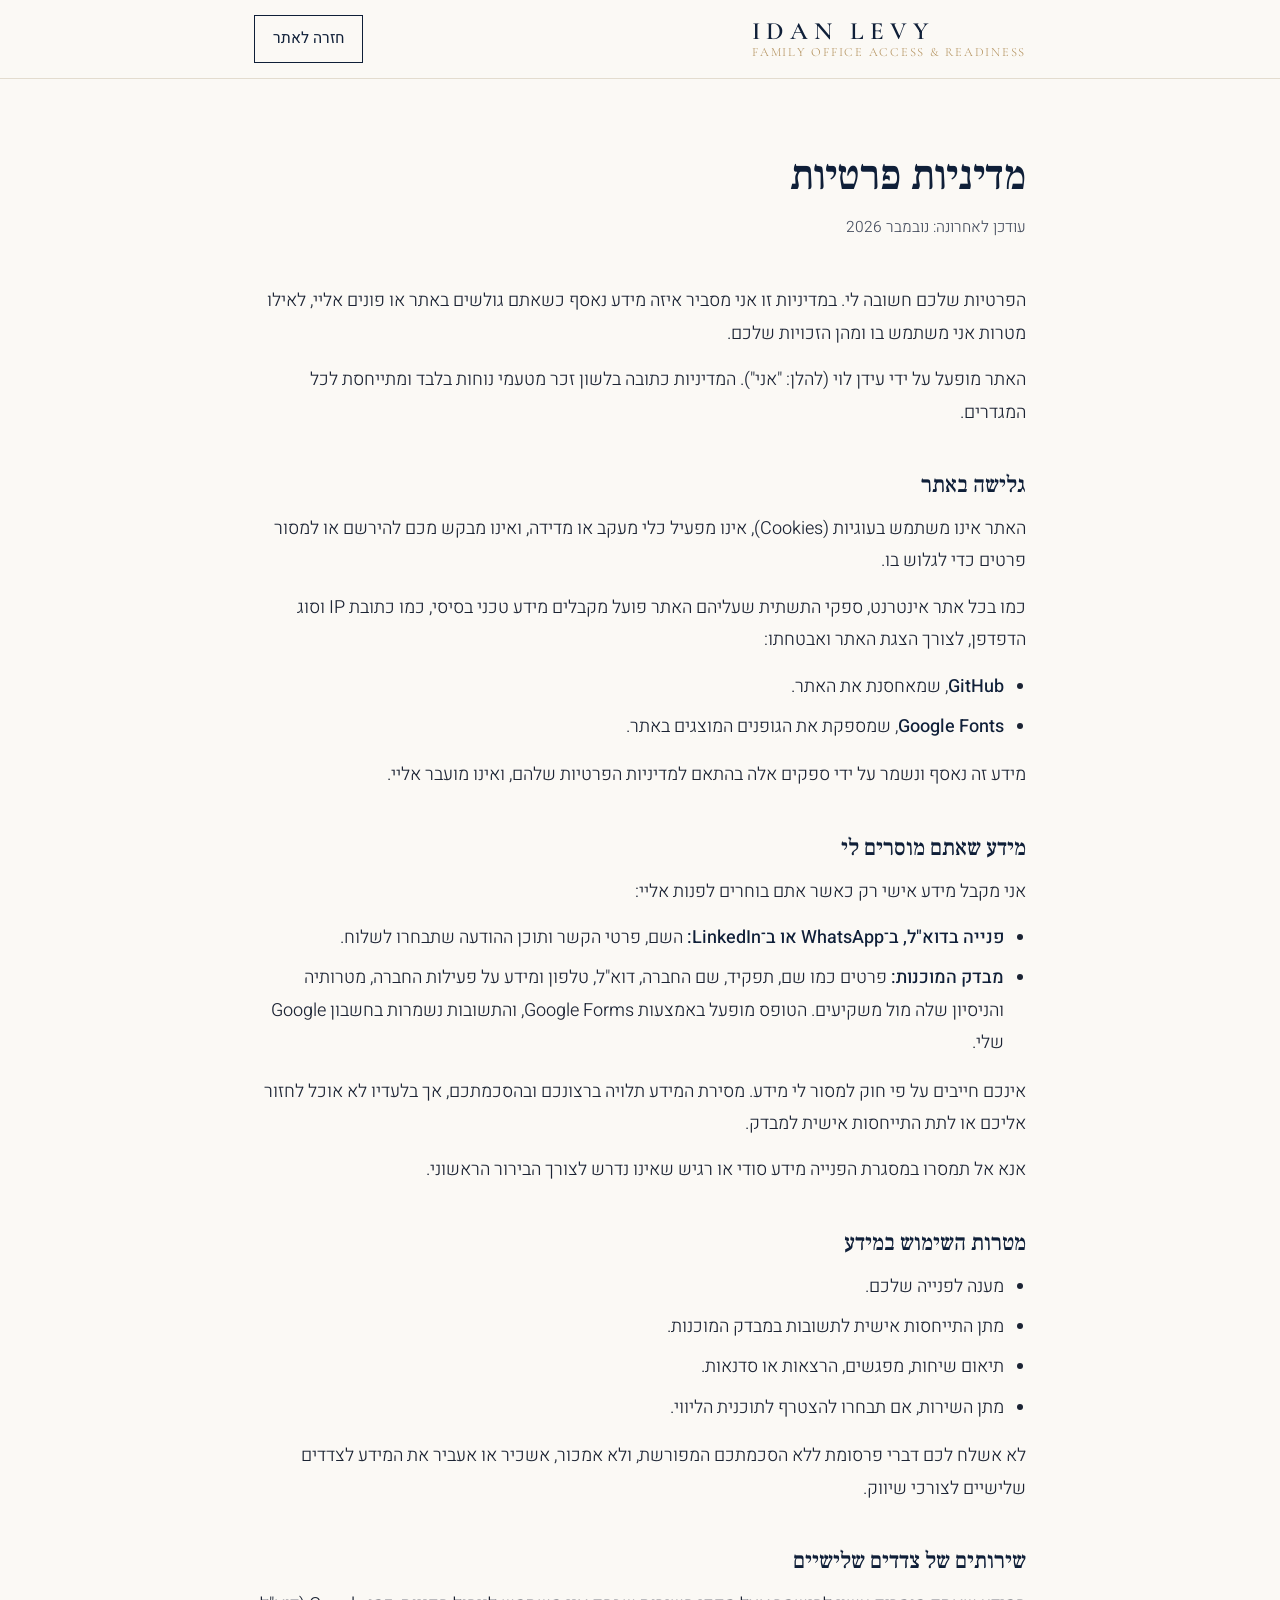
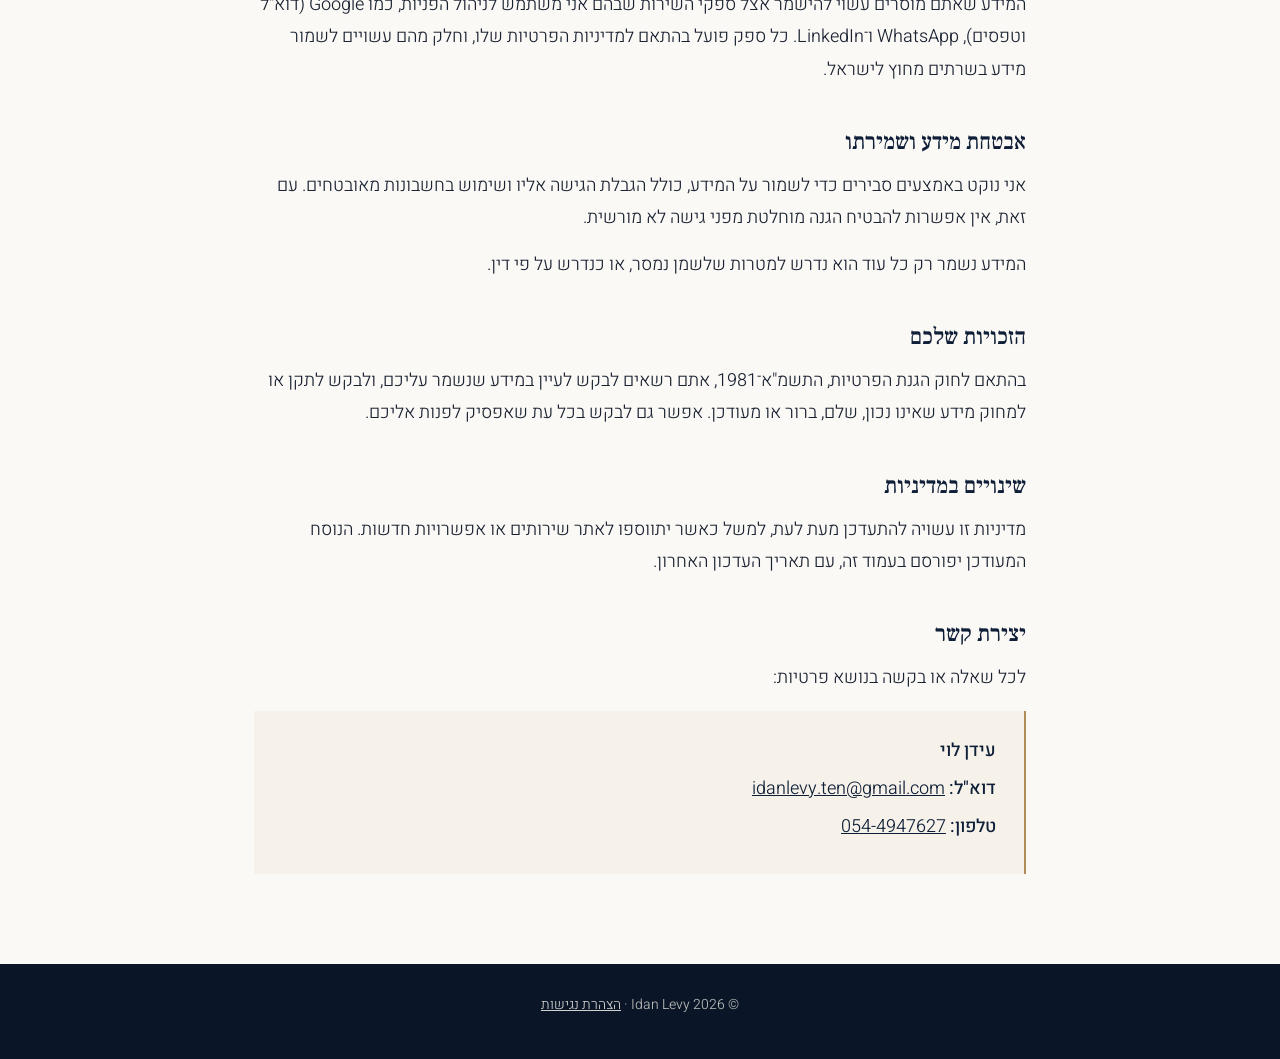
<file: privacy.html>
<!doctype html>
<html lang="he" dir="rtl">
<head>
<meta charset="utf-8">
<meta name="viewport" content="width=device-width, initial-scale=1">
<title>מדיניות פרטיות | עידן לוי</title>
<meta name="description" content="מדיניות הפרטיות של אתר עידן לוי, Family Office Access & Readiness.">
<link rel="preconnect" href="https://fonts.googleapis.com">
<link rel="preconnect" href="https://fonts.gstatic.com" crossorigin>
<link href="https://fonts.googleapis.com/css2?family=Frank+Ruhl+Libre:wght@500&family=Heebo:wght@300;400;500&family=Cormorant+Garamond:wght@500;600&display=swap" rel="stylesheet">
<link rel="stylesheet" href="legal.css">
</head>
<body>

<a href="#content" class="skip">דילוג לתוכן הראשי</a>

<header>
  <div class="wrap nav">
    <a href="index.html" class="logo" aria-label="Idan Levy, לעמוד הבית">
      <b>IDAN LEVY</b>
      <span>Family Office Access &amp; Readiness</span>
    </a>
    <a href="index.html" class="back">חזרה לאתר</a>
  </div>
</header>

<main id="content">
  <div class="wrap">
    <h1>מדיניות פרטיות</h1>
    <p class="updated">עודכן לאחרונה: נובמבר 2026</p>

    <p>הפרטיות שלכם חשובה לי. במדיניות זו אני מסביר איזה מידע נאסף כשאתם גולשים באתר או פונים אליי, לאילו מטרות אני משתמש בו ומהן הזכויות שלכם.</p>
    <p>האתר מופעל על ידי עידן לוי (להלן: "אני"). המדיניות כתובה בלשון זכר מטעמי נוחות בלבד ומתייחסת לכל המגדרים.</p>

    <h2>גלישה באתר</h2>
    <p>האתר אינו משתמש בעוגיות (Cookies), אינו מפעיל כלי מעקב או מדידה, ואינו מבקש מכם להירשם או למסור פרטים כדי לגלוש בו.</p>
    <p>כמו בכל אתר אינטרנט, ספקי התשתית שעליהם האתר פועל מקבלים מידע טכני בסיסי, כמו כתובת IP וסוג הדפדפן, לצורך הצגת האתר ואבטחתו:</p>
    <ul>
      <li><strong>GitHub</strong>, שמאחסנת את האתר.</li>
      <li><strong>Google Fonts</strong>, שמספקת את הגופנים המוצגים באתר.</li>
    </ul>
    <p>מידע זה נאסף ונשמר על ידי ספקים אלה בהתאם למדיניות הפרטיות שלהם, ואינו מועבר אליי.</p>

    <h2>מידע שאתם מוסרים לי</h2>
    <p>אני מקבל מידע אישי רק כאשר אתם בוחרים לפנות אליי:</p>
    <ul>
      <li><strong>פנייה בדוא"ל, ב־WhatsApp או ב־LinkedIn:</strong> השם, פרטי הקשר ותוכן ההודעה שתבחרו לשלוח.</li>
      <li><strong>מבדק המוכנות:</strong> פרטים כמו שם, תפקיד, שם החברה, דוא"ל, טלפון ומידע על פעילות החברה, מטרותיה והניסיון שלה מול משקיעים. הטופס מופעל באמצעות Google Forms, והתשובות נשמרות בחשבון Google שלי.</li>
    </ul>
    <p>אינכם חייבים על פי חוק למסור לי מידע. מסירת המידע תלויה ברצונכם ובהסכמתכם, אך בלעדיו לא אוכל לחזור אליכם או לתת התייחסות אישית למבדק.</p>
    <p>אנא אל תמסרו במסגרת הפנייה מידע סודי או רגיש שאינו נדרש לצורך הבירור הראשוני.</p>

    <h2>מטרות השימוש במידע</h2>
    <ul>
      <li>מענה לפנייה שלכם.</li>
      <li>מתן התייחסות אישית לתשובות במבדק המוכנות.</li>
      <li>תיאום שיחות, מפגשים, הרצאות או סדנאות.</li>
      <li>מתן השירות, אם תבחרו להצטרף לתוכנית הליווי.</li>
    </ul>
    <p>לא אשלח לכם דברי פרסומת ללא הסכמתכם המפורשת, ולא אמכור, אשכיר או אעביר את המידע לצדדים שלישיים לצורכי שיווק.</p>

    <h2>שירותים של צדדים שלישיים</h2>
    <p>המידע שאתם מוסרים עשוי להישמר אצל ספקי השירות שבהם אני משתמש לניהול הפניות, כמו Google (דוא"ל וטפסים), WhatsApp ו־LinkedIn. כל ספק פועל בהתאם למדיניות הפרטיות שלו, וחלק מהם עשויים לשמור מידע בשרתים מחוץ לישראל.</p>

    <h2>אבטחת מידע ושמירתו</h2>
    <p>אני נוקט באמצעים סבירים כדי לשמור על המידע, כולל הגבלת הגישה אליו ושימוש בחשבונות מאובטחים. עם זאת, אין אפשרות להבטיח הגנה מוחלטת מפני גישה לא מורשית.</p>
    <p>המידע נשמר רק כל עוד הוא נדרש למטרות שלשמן נמסר, או כנדרש על פי דין.</p>

    <h2>הזכויות שלכם</h2>
    <p>בהתאם לחוק הגנת הפרטיות, התשמ"א־1981, אתם רשאים לבקש לעיין במידע שנשמר עליכם, ולבקש לתקן או למחוק מידע שאינו נכון, שלם, ברור או מעודכן. אפשר גם לבקש בכל עת שאפסיק לפנות אליכם.</p>

    <h2>שינויים במדיניות</h2>
    <p>מדיניות זו עשויה להתעדכן מעת לעת, למשל כאשר יתווספו לאתר שירותים או אפשרויות חדשות. הנוסח המעודכן יפורסם בעמוד זה, עם תאריך העדכון האחרון.</p>

    <h2>יצירת קשר</h2>
    <p>לכל שאלה או בקשה בנושא פרטיות:</p>
    <div class="contact-box">
      <p><strong>עידן לוי</strong></p>
      <p><strong>דוא"ל:</strong> <a href="mailto:idanlevy.ten@gmail.com">idanlevy.ten@gmail.com</a></p>
      <p><strong>טלפון:</strong> <a href="tel:+972544947627">054-4947627</a></p>
    </div>
  </div>
</main>

<footer>
  <div class="wrap">
    <p>© 2026 Idan Levy · <a href="accessibility.html">הצהרת נגישות</a></p>
  </div>
</footer>

</body>
</html>
</file>
<file: legal.css>
/* עמודי מדיניות: הצהרת נגישות ומדיניות פרטיות */
:root{
  --navy:#0f1f38;
  --cream:#f6f2ea;
  --paper:#fbf9f5;
  --gold:#b08d57;
  --gold-soft:#d9c4a0;
  --ink:#1b2333;
  --muted:#474f60;
  --line:#e3dccf;
}
*{box-sizing:border-box;margin:0;padding:0}
body{font-family:"Heebo",sans-serif;font-weight:300;color:var(--ink);background:var(--paper);line-height:1.8;font-size:18px}
a{color:var(--navy)}
a:focus-visible{outline:3px solid var(--gold);outline-offset:3px}
.skip{position:absolute;top:-60px;right:16px;z-index:50;background:var(--navy);color:var(--cream);padding:12px 20px;font-weight:500;text-decoration:none}
.skip:focus{top:12px}
.wrap{max-width:820px;margin:0 auto;padding:0 24px}
header{border-bottom:1px solid var(--line);background:var(--paper)}
.nav{display:flex;align-items:center;justify-content:space-between;height:78px;gap:16px}
.logo{direction:ltr;text-align:left;line-height:1.1;text-decoration:none}
.logo b{display:block;font-family:"Cormorant Garamond",serif;font-weight:600;font-size:25px;letter-spacing:.24em;color:var(--navy)}
.logo span{display:block;font-family:"Cormorant Garamond",serif;font-size:12.5px;letter-spacing:.14em;color:var(--gold);text-transform:uppercase}
.back{font-size:15.5px;font-weight:400;text-decoration:none;border:1px solid var(--navy);padding:9px 18px}
.back:hover{background:var(--navy);color:var(--cream)}
main{padding:70px 0 90px}
h1,h2{font-family:"Frank Ruhl Libre",serif;font-weight:500;color:var(--navy);line-height:1.3}
h1{font-size:clamp(30px,4vw,42px);margin-bottom:10px}
.updated{color:var(--muted);font-size:15.5px;margin-bottom:44px}
h2{font-size:23px;margin:42px 0 12px}
p{margin-bottom:14px}
ul{margin:0 22px 16px 0}
li{margin-bottom:8px}
strong{font-weight:500;color:var(--navy)}
.contact-box{margin-top:16px;padding:24px 28px;background:var(--cream);border-right:2px solid var(--gold)}
.contact-box p{margin-bottom:6px}
footer{background:#0a1628;color:rgba(246,242,234,.75);font-size:14px;padding:28px 0;text-align:center}
footer a{color:rgba(246,242,234,.85)}
@media (max-width:520px){
  .wrap{padding:0 16px}
  body{font-size:17px}
  .nav{height:68px}
  .logo b{font-size:20px;letter-spacing:.18em}
  .logo span{font-size:10.5px;letter-spacing:.08em}
  .back{padding:8px 12px;font-size:14px}
  main{padding:48px 0 70px}
}
</file>
